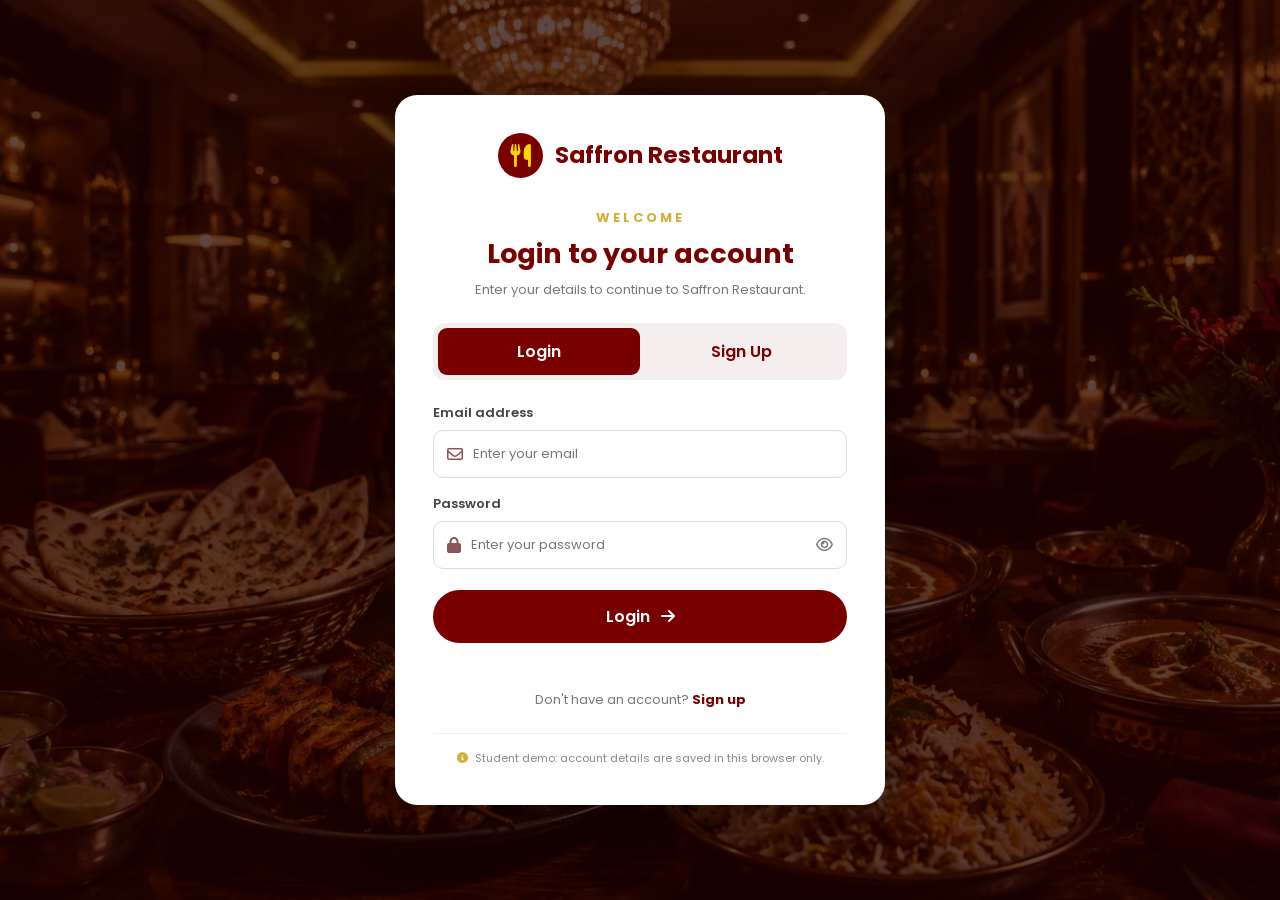
<file: login.html>
<!DOCTYPE html>
<html lang="en">
<head>
<meta charset="UTF-8">
<meta name="viewport" content="width=device-width, initial-scale=1.0">
<title>Login | Saffron Restaurant</title>
<link rel="stylesheet" href="login.css">
<link rel="stylesheet" href="https://cdnjs.cloudflare.com/ajax/libs/font-awesome/6.6.0/css/all.min.css">
</head>
<body>
<main class="auth-wrapper">
<section class="auth-card">
<a class="brand" href="login.html"><span class="brand-icon"><i class="fa-solid fa-utensils"></i></span><span>Saffron Restaurant</span></a>
<div class="auth-heading">
<p class="eyebrow">WELCOME</p>
<h1 id="form-title">Login to your account</h1>
<p id="form-subtitle">Enter your details to continue to Saffron Restaurant.</p>
</div>
<div class="tabs">
<button type="button" class="tab active" id="login-tab">Login</button>
<button type="button" class="tab" id="signup-tab">Sign Up</button>
</div>
<form id="login-form" class="auth-form">
<label for="login-email">Email address</label>
<div class="input-wrap"><i class="fa-regular fa-envelope"></i><input type="email" id="login-email" placeholder="Enter your email" required></div>
<label for="login-password">Password</label>
<div class="input-wrap"><i class="fa-solid fa-lock"></i><input type="password" id="login-password" placeholder="Enter your password" required><button type="button" class="show-password" data-target="login-password" aria-label="Show password"><i class="fa-regular fa-eye"></i></button></div>
<button type="submit" class="submit-btn">Login <i class="fa-solid fa-arrow-right"></i></button>
<p class="form-message" id="login-message" aria-live="polite"></p>
<p class="switch-text">Don't have an account? <button type="button" id="go-signup">Sign up</button></p>
</form>
<form id="signup-form" class="auth-form hidden">
<label for="signup-name">Full name</label>
<div class="input-wrap"><i class="fa-regular fa-user"></i><input type="text" id="signup-name" placeholder="Enter your name" required></div>
<label for="signup-email">Email address</label>
<div class="input-wrap"><i class="fa-regular fa-envelope"></i><input type="email" id="signup-email" placeholder="Enter your email" required></div>
<label for="signup-password">Create password</label>
<div class="input-wrap"><i class="fa-solid fa-lock"></i><input type="password" id="signup-password" minlength="6" placeholder="At least 6 characters" required><button type="button" class="show-password" data-target="signup-password" aria-label="Show password"><i class="fa-regular fa-eye"></i></button></div>
<label for="confirm-password">Confirm password</label>
<div class="input-wrap"><i class="fa-solid fa-shield-halved"></i><input type="password" id="confirm-password" minlength="6" placeholder="Re-enter password" required></div>
<button type="submit" class="submit-btn">Create Account <i class="fa-solid fa-arrow-right"></i></button>
<p class="form-message" id="signup-message" aria-live="polite"></p>
<p class="switch-text">Already have an account? <button type="button" id="go-login">Login</button></p>
</form>
<p class="demo-note"><i class="fa-solid fa-circle-info"></i> Student demo: account details are saved in this browser only.</p>
</section>
</main>
<script src="login.js"></script>
</body>
</html>
</file>
<file: login.css>
@import url('https://fonts.googleapis.com/css2?family=Poppins:wght@300;400;500;600;700;800&display=swap');
*{margin:0;padding:0;box-sizing:border-box}
body{min-height:100vh;font-family:'Poppins',sans-serif;background:linear-gradient(rgba(30,0,0,.72),rgba(30,0,0,.72)),url('images/hero.png') center/cover no-repeat fixed;display:grid;place-items:center;padding:25px}
.auth-wrapper{width:100%;max-width:490px}
.auth-card{background:#fff;border-radius:22px;padding:38px;box-shadow:0 20px 60px rgba(0,0,0,.3)}
.brand{display:flex;align-items:center;justify-content:center;gap:12px;color:#7A0000;text-decoration:none;font-size:23px;font-weight:700;margin-bottom:30px}
.brand-icon{width:45px;height:45px;display:grid;place-items:center;border-radius:50%;background:#7A0000;color:#FFD700}
.auth-heading{text-align:center;margin-bottom:22px}
.eyebrow{color:#D4AF37;font-weight:700;letter-spacing:3px;font-size:13px}
.auth-heading h1{color:#7A0000;font-size:27px;margin:6px 0}
.auth-heading p:last-child{color:#777;font-size:13px;line-height:1.6}
.tabs{display:flex;background:#f5eeee;border-radius:12px;padding:5px;margin-bottom:23px}
.tab{flex:1;border:0;padding:11px;border-radius:9px;background:transparent;color:#7A0000;font:inherit;font-weight:600;cursor:pointer}
.tab.active{background:#7A0000;color:#fff}
.auth-form{display:flex;flex-direction:column}
.auth-form label{color:#444;font-size:13px;font-weight:600;margin:0 0 7px}
.input-wrap{display:flex;align-items:center;gap:10px;border:1px solid #ddd;border-radius:10px;padding:0 13px;margin-bottom:16px;color:#8b5555}
.input-wrap:focus-within{border-color:#7A0000;box-shadow:0 0 0 3px rgba(122,0,0,.08)}
.input-wrap input{width:100%;min-width:0;border:0;outline:0;padding:13px 0;font:inherit;font-size:13px;background:transparent}
.show-password{border:0;background:transparent;color:#777;cursor:pointer;font-size:15px}
.submit-btn{border:0;border-radius:30px;background:#7A0000;color:white;padding:14px;margin-top:5px;font:inherit;font-weight:600;cursor:pointer;transition:.25s}
.submit-btn:hover{background:#D4AF37;color:#1b1b1b;transform:translateY(-2px)}
.submit-btn i{margin-left:7px}
.switch-text{text-align:center;color:#777;font-size:13px;margin-top:17px}
.switch-text button{border:0;background:none;color:#7A0000;font:inherit;font-weight:700;cursor:pointer}
.form-message{min-height:20px;font-size:12px;text-align:center;margin-top:10px}
.form-message.error{color:#c62828}.form-message.success{color:#218838}
.demo-note{border-top:1px solid #eee;margin-top:23px;padding-top:16px;color:#888;font-size:11px;text-align:center;line-height:1.6}
.demo-note i{color:#D4AF37;margin-right:4px}
.hidden{display:none}
@media(max-width:480px){body{padding:14px}.auth-card{padding:26px 20px}.brand{font-size:20px}.auth-heading h1{font-size:23px}}
</file>
